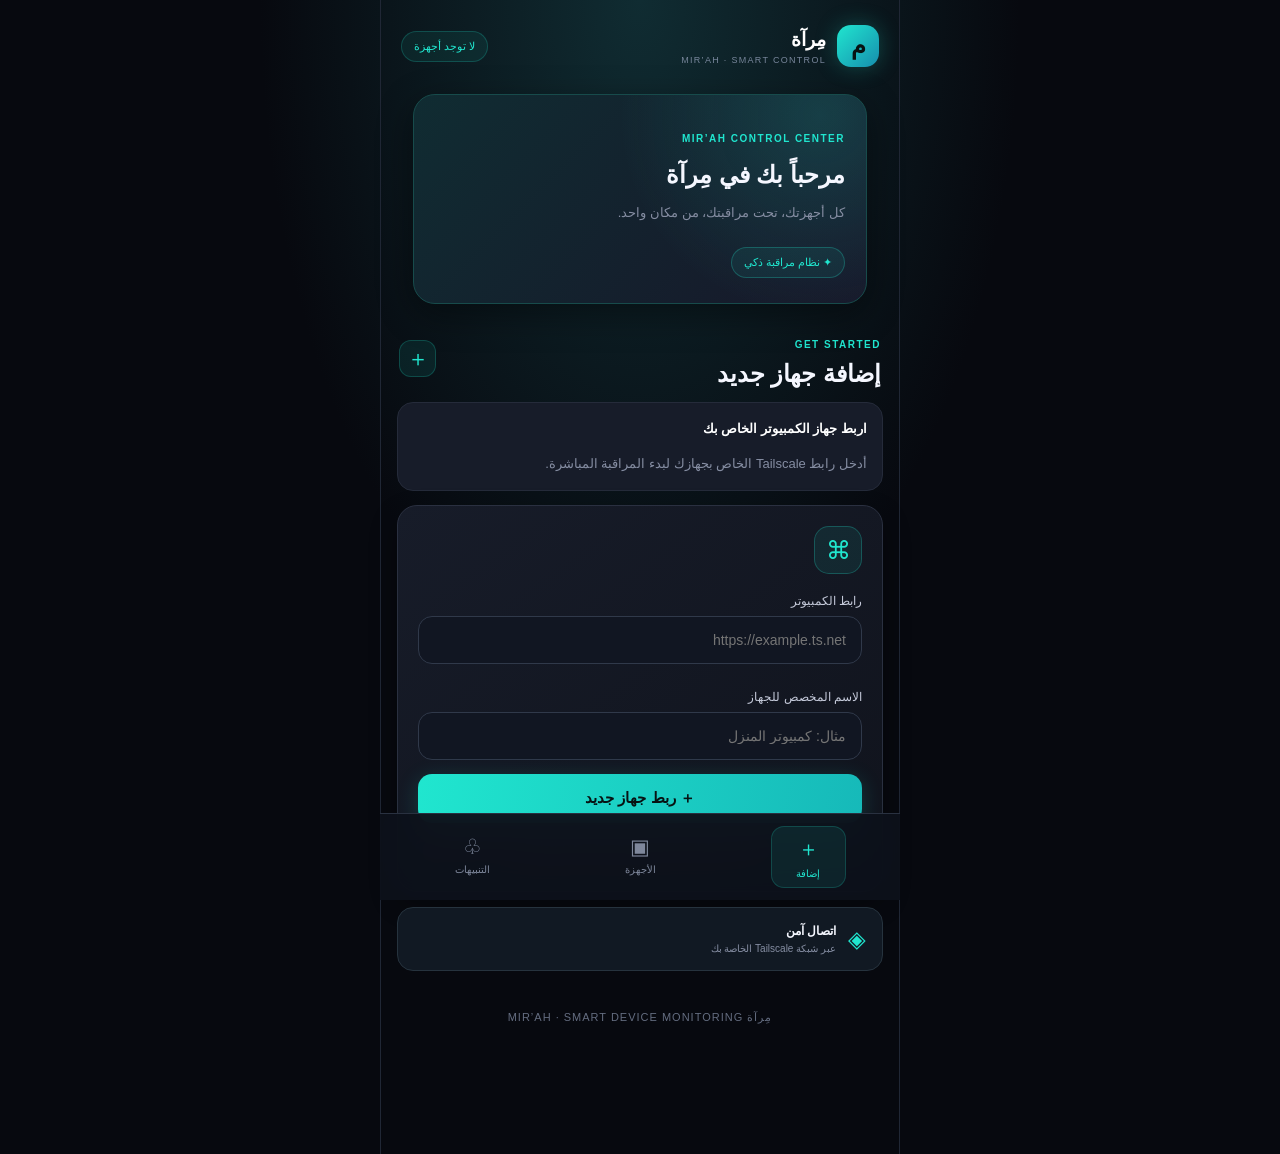
<file: index.html>
<!doctype html>
<html lang="ar" dir="rtl">
<head>
  <meta charset="utf-8">
  <meta name="viewport" content="width=device-width,initial-scale=1,viewport-fit=cover">
  <meta name="theme-color" content="#07090f">
  <meta name="apple-mobile-web-app-capable" content="yes">
  <meta name="apple-mobile-web-app-status-bar-style" content="black-translucent">
  <meta name="apple-mobile-web-app-title" content="مِرآة">
  <link rel="manifest" href="manifest.webmanifest">
  <link rel="apple-touch-icon" href="icon-192.png">
  <title>مِرآة MIR’AH</title>
  <link rel="stylesheet" href="style.css">
</head>

<body>

<header>
  <div class="brand">
    <div class="logo">م</div>
    <div>
      <b>مِرآة</b>
      <small>MIR’AH · SMART CONTROL</small>
    </div>
  </div>
  <span class="status">● جاهز</span>
</header>

<main>

  <!-- الشاشة الأولى: إضافة جهاز -->
  <section class="page active" id="addPage">

    <div class="welcome">
      <p class="eyebrow">MIR’AH CONTROL CENTER</p>
      <h1>مرحباً بك في مِرآة</h1>
      <p>كل أجهزتك، تحت مراقبتك، من مكان واحد.</p>
      <div class="hero-tag">✦ نظام مراقبة ذكي</div>
    </div>

    <div class="section-head">
      <div>
        <p class="eyebrow">GET STARTED</p>
        <h2>إضافة جهاز جديد</h2>
      </div>
      <span class="section-icon">＋</span>
    </div>

    <div class="notice">
      <b>اربط جهاز الكمبيوتر الخاص بك</b>
      <p>أدخل رابط Tailscale الخاص بجهازك لبدء المراقبة المباشرة.</p>
    </div>

    <div class="device add-device-card">
      <div class="form-icon">⌘</div>
      <label for="deviceUrl">رابط الكمبيوتر</label>
      <input id="deviceUrl" type="url"
        placeholder="https://example.ts.net"
        autocomplete="url">

      <label for="customDeviceName">الاسم المخصص للجهاز</label>
      <input id="customDeviceName" type="text"
        placeholder="مثال: كمبيوتر المنزل">

      <button id="add">＋ ربط جهاز جديد</button>

      <p class="hint" id="addMessage">
        بيانات جهازك تبقى محفوظة على هذا الهاتف.
      </p>
    </div>

    <div class="mini-info">
      <span>◈</span>
      <div>
        <b>اتصال آمن</b>
        <small>عبر شبكة Tailscale الخاصة بك</small>
      </div>
    </div>

  </section>

  <!-- الشاشة الثانية: الأجهزة -->
  <section class="page" id="devicesPage">

    <div class="page-heading">
      <p class="eyebrow">YOUR DEVICES</p>
      <h2>أجهزتي</h2>
      <p>راقب حالة وأداء أجهزتك المتصلة.</p>
    </div>

    <div class="overview-card">
      <div>
        <small>إجمالي الأجهزة</small>
        <strong id="deviceCount">0 أجهزة</strong>
      </div>
      <div class="overview-symbol">▣</div>
    </div>

    <div class="section-head">
      <h3>قائمة الأجهزة</h3>
      <span class="live-label">● LIVE</span>
    </div>

    <div id="devicesList">
      <div class="device">
        <div class="device-top">
          <div class="pc-icon">▣</div>
          <div class="device-name">
            <b>جهاز الكمبيوتر</b>
            <small>بانتظار الربط</small>
          </div>
          <span class="offline">غير متصل</span>
        </div>
        <div class="metrics">
          <div><small>المعالج CPU</small><b>—</b></div>
          <div><small>الذاكرة RAM</small><b>—</b></div>
          <div><small>التخزين</small><b>—</b></div>
        </div>
        <p class="hint">ستظهر بيانات الجهاز بعد الربط.</p>
      </div>
    </div>

  </section>

  <!-- الشاشة الثالثة: التنبيهات -->
  <section class="page" id="alertsPage">

    <div class="page-heading">
      <p class="eyebrow">SYSTEM NOTIFICATIONS</p>
      <h2>التنبيهات</h2>
      <p>تابع المشكلات والتنبيهات الخاصة بأجهزتك.</p>
    </div>

    <div class="overview-card alert-overview">
      <div>
        <small>التنبيهات الحالية</small>
        <strong id="alertCount">0 تنبيهات</strong>
      </div>
      <div class="overview-symbol">♧</div>
    </div>

    <div class="section-head">
      <h3>آخر التنبيهات</h3>
      <span class="live-label">MONITORING</span>
    </div>

    <div id="alertsList">
      <div class="notice">
        <b>كل الأجهزة بحالة جيدة</b>
        <p>ستظهر هنا مشاكل الأجهزة عند اكتشافها، مع اسم الجهاز وتفاصيل المشكلة.</p>
      </div>
    </div>

  </section>

</main>

<nav class="bottom-nav">
  <button class="nav-item active" data-page="addPage">
    <span>＋</span>
    <small>إضافة</small>
  </button>

  <button class="nav-item" data-page="devicesPage">
    <span>▣</span>
    <small>الأجهزة</small>
  </button>

  <button class="nav-item" data-page="alertsPage">
    <span>♧</span>
    <small>التنبيهات</small>
  </button>
</nav>

<footer>مِرآة MIR’AH · SMART DEVICE MONITORING</footer>

<script src="app.js"></script>
</body>
</html>
</file>
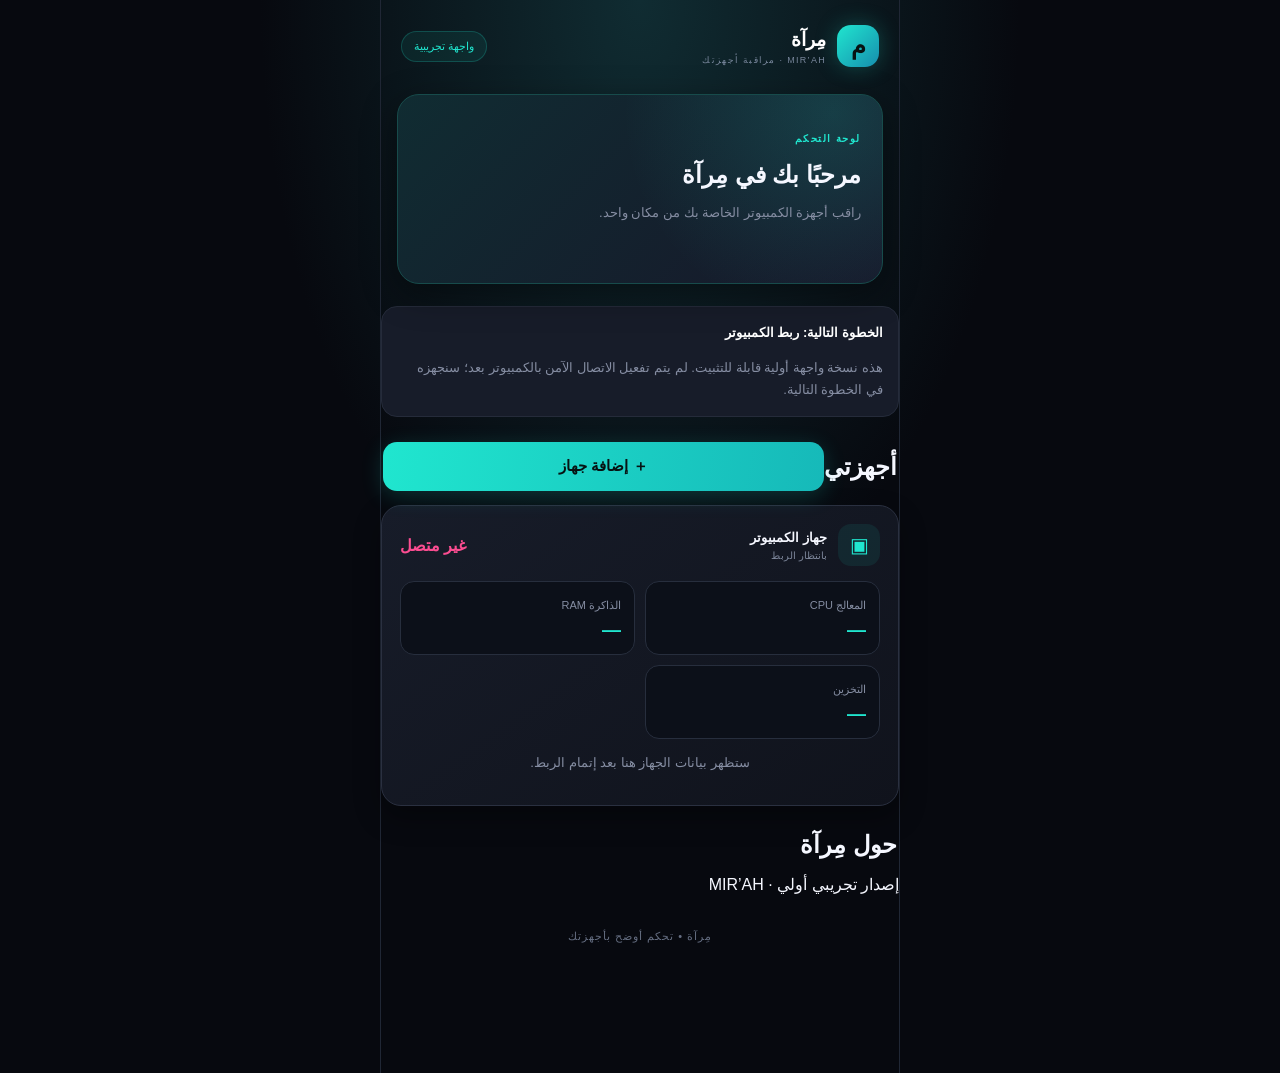
<file: index[1].html>
<!doctype html>
<html lang="ar" dir="rtl">
<head>
<meta charset="utf-8"><meta name="viewport" content="width=device-width,initial-scale=1,viewport-fit=cover">
<meta name="theme-color" content="#101827"><meta name="apple-mobile-web-app-capable" content="yes">
<meta name="apple-mobile-web-app-status-bar-style" content="black-translucent">
<meta name="apple-mobile-web-app-title" content="مِرآة">
<link rel="manifest" href="manifest.webmanifest"><link rel="apple-touch-icon" href="icon-192.png">
<title>مِرآة MIR’AH</title><link rel="stylesheet" href="style.css">
</head>
<body>
<header><div class="brand"><div class="logo">م</div><div><b>مِرآة</b><small>MIR’AH · مراقبة أجهزتك</small></div></div><span class="status"><i></i> واجهة تجريبية</span></header>
<main>
<section class="welcome"><p class="eyebrow">لوحة التحكم</p><h1>مرحبًا بك في مِرآة</h1><p>راقب أجهزة الكمبيوتر الخاصة بك من مكان واحد.</p></section>
<section class="notice"><b>الخطوة التالية: ربط الكمبيوتر</b><p>هذه نسخة واجهة أولية قابلة للتثبيت. لم يتم تفعيل الاتصال الآمن بالكمبيوتر بعد؛ سنجهزه في الخطوة التالية.</p></section>
<section class="section-head"><h2>أجهزتي</h2><button id="add">＋ إضافة جهاز</button></section>
<div class="device">
<div class="device-top"><div class="pc-icon">▣</div><div class="device-name"><b>جهاز الكمبيوتر</b><small>بانتظار الربط</small></div><span class="offline">غير متصل</span></div>
<div class="metrics"><div><small>المعالج CPU</small><b>—</b></div><div><small>الذاكرة RAM</small><b>—</b></div><div><small>التخزين</small><b>—</b></div></div>
<p class="hint">ستظهر بيانات الجهاز هنا بعد إتمام الربط.</p>
</div>
<section class="section-head"><h2>حول مِرآة</h2></section>
<p class="foot">إصدار تجريبي أولي · MIR’AH</p>
</main>
<footer>مِرآة <span>•</span> تحكم أوضح بأجهزتك</footer>
<script src="app.js"></script>
</body></html>
</file>
<file: style.css>
:root {
  --bg: #07090f;
  --surface: #11141e;
  --surface-2: #181c29;
  --border: #252b3a;
  --text: #f5f7ff;
  --muted: #858da2;
  --cyan: #20e6cf;
  --purple: #a78bfa;
  --pink: #fb4d91;
  --yellow: #facc15;
}

* { box-sizing: border-box; }

body {
  margin: 0;
  padding: 0 0 110px;
  min-height: 100vh;
  background: radial-gradient(ellipse at 50% 0%, #102c32 0%, transparent 42%), var(--bg);
  color: var(--text);
  font-family: Arial, sans-serif;
}

header {
  padding: 25px 20px 15px;
  display: flex;
  justify-content: space-between;
  align-items: center;
}

.brand {
  display: flex;
  align-items: center;
  gap: 11px;
}

.brand b {
  display: block;
  font-size: 19px;
  color: #fff;
}

.brand small {
  display: block;
  color: #78869b;
  font-size: 9px;
  letter-spacing: 1.3px;
  margin-top: 4px;
}

.logo {
  width: 42px;
  height: 42px;
  display: grid;
  place-items: center;
  border-radius: 14px;
  background: linear-gradient(135deg, #20e6cf, #168eae);
  color: #071313;
  font-size: 24px;
  font-weight: 900;
  box-shadow: 0 0 22px #20e6cf40;
}

.status {
  color: var(--cyan);
  font-size: 11px;
  background: #20e6cf12;
  border: 1px solid #20e6cf35;
  padding: 8px 12px;
  border-radius: 20px;
}

.welcome {
  position: relative;
  overflow: hidden;
  min-height: 190px;
  margin: 12px 16px 22px;
  padding: 25px 21px;
  border: 1px solid #174b4b;
  border-radius: 22px;
  background: radial-gradient(circle at 90% 10%, #20e6cf28, transparent 45%), linear-gradient(135deg, #102c32, #17182a);
  box-shadow: 0 10px 35px #0006;
}

.welcome h1 {
  font-size: 24px;
  margin: 14px 0 8px;
}

.welcome p {
  color: var(--muted);
  font-size: 13px;
  line-height: 1.7;
}

.eyebrow {
  color: var(--cyan) !important;
  font-size: 10px !important;
  font-weight: 800;
  letter-spacing: 1.5px;
}

.hero-tag {
  display: inline-block;
  margin-top: 10px;
  padding: 8px 12px;
  border: 1px solid #20e6cf40;
  border-radius: 20px;
  color: var(--cyan);
  background: #20e6cf12;
  font-size: 11px;
}

.page {
  display: none;
  padding: 0 16px 20px;
}

.page.active {
  display: block;
  animation: appear .3s ease;
}

@keyframes appear {
  from { opacity: 0; transform: translateY(8px); }
  to { opacity: 1; transform: translateY(0); }
}

.page h2, .page h3 { color: var(--text); }

.section-head {
  display: flex;
  align-items: center;
  justify-content: space-between;
  margin: 25px 2px 14px;
}

.section-head h3, .section-head h2 { margin: 0; }

.section-icon {
  width: 37px;
  height: 37px;
  display: grid;
  place-items: center;
  color: var(--cyan);
  background: #20e6cf16;
  border: 1px solid #20e6cf35;
  border-radius: 12px;
  font-size: 22px;
}

.notice {
  background: #171c29;
  border: 1px solid var(--border);
  border-radius: 16px;
  padding: 15px;
  margin-bottom: 14px;
  color: var(--muted);
  font-size: 13px;
  line-height: 1.7;
}

.notice b { color: #fff; }
.notice p { margin-bottom: 0; }

input {
  width: 100%;
  background: #111622;
  border: 1px solid #30394a;
  border-radius: 14px;
  padding: 15px;
  color: white;
  margin: 8px 0 14px;
  outline: none;
  font-size: 14px;
}

input:focus {
  border-color: var(--cyan);
  box-shadow: 0 0 0 3px #20e6cf18;
}

button { font-family: inherit; }

#add {
  width: 100%;
  border: 0;
  border-radius: 14px;
  padding: 15px;
  background: linear-gradient(100deg, #20e6cf, #16b9b9);
  color: #071313;
  font-size: 15px;
  font-weight: 800;
  cursor: pointer;
  box-shadow: 0 5px 22px #20e6cf30;
}

#add:active { transform: scale(.98); }

.device {
  background: linear-gradient(145deg, #171c29, #10131c);
  border: 1px solid #2a3040;
  border-radius: 20px;
  padding: 18px;
  margin: 14px 0;
  box-shadow: 0 12px 28px #0005;
}

.device h3 {
  font-size: 17px;
  margin-top: 0;
}

.device p {
  color: var(--muted);
  font-size: 13px;
  line-height: 1.6;
}

.device-top {
  display: flex;
  align-items: center;
  gap: 11px;
  flex-wrap: wrap;
  margin-bottom: 15px;
}

.pc-icon {
  width: 42px;
  height: 42px;
  display: grid;
  place-items: center;
  background: #20e6cf15;
  color: var(--cyan);
  border-radius: 13px;
  font-size: 20px;
}

.device-name {
  flex: 1;
  min-width: 100px;
}

.device-name b, .device-name small { display: block; }
.device-name b { font-size: 13px; }

.device-name small {
  color: #7e879b;
  font-size: 10px;
  margin-top: 5px;
}

.online {
  color: var(--cyan);
  font-weight: 700;
}

.offline {
  color: var(--pink);
  font-weight: 700;
}

.metrics {
  display: grid;
  grid-template-columns: repeat(2, minmax(0, 1fr));
  gap: 10px;
  margin-top: 15px;
}

.metrics > div {
  min-height: 73px;
  min-width: 0;
  background: #0c1019;
  border: 1px solid #272e3d;
  border-radius: 14px;
  padding: 13px;
}

.metrics strong, .metrics b {
  display: block;
  color: var(--cyan);
  font-size: 19px;
  margin-top: 6px;
}

.metrics span, .metrics small {
  color: var(--muted);
  font-size: 11px;
}

.device-actions {
  display: flex;
  gap: 10px;
  margin-top: 15px;
}

.secondary-action, .delete-action {
  flex: 1;
  padding: 12px;
  border: 1px solid var(--border);
  border-radius: 12px;
  cursor: pointer;
  font-weight: 700;
}

.secondary-action {
  background: #1b2933;
  color: var(--cyan);
}

.delete-action {
  background: #301923;
  color: #ff8eaa;
}

.alert-card {
  background: linear-gradient(145deg, #211923, #14151e);
  border: 1px solid #593044;
  border-radius: 17px;
  padding: 16px;
  margin-bottom: 12px;
}

.alert-device {
  color: var(--cyan);
  font-size: 12px;
  margin-top: 8px;
}

.page-heading { padding: 12px 2px 18px; }

.page-heading h2 {
  font-size: 27px;
  margin: 8px 0;
}

.page-heading > p:last-child {
  color: var(--muted);
  font-size: 12px;
}

.overview-card {
  display: flex;
  justify-content: space-between;
  align-items: center;
  padding: 20px;
  margin: 10px 0 22px;
  border: 1px solid #234b50;
  border-radius: 19px;
  background: radial-gradient(circle at 90% 20%, #20e6cf25, transparent 45%), #121c27;
}

.overview-card small {
  display: block;
  color: #8e9bad;
  font-size: 11px;
  margin-bottom: 8px;
}

.overview-card strong {
  color: var(--cyan);
  font-size: 25px;
}

.overview-symbol {
  width: 49px;
  height: 49px;
  display: grid;
  place-items: center;
  border-radius: 15px;
  background: #20e6cf17;
  color: var(--cyan);
  font-size: 25px;
}

.alert-overview {
  border-color: #593044;
  background: radial-gradient(circle at 90% 20%, #fb4d9125, transparent 45%), #1d1722;
}

.alert-overview .overview-symbol {
  color: var(--pink);
  background: #fb4d9118;
}

.live-label {
  color: var(--cyan);
  font-size: 10px;
  letter-spacing: 1px;
}

.add-device-card { padding: 20px; }

.form-icon {
  width: 48px;
  height: 48px;
  display: grid;
  place-items: center;
  background: #20e6cf15;
  border: 1px solid #20e6cf40;
  color: var(--cyan);
  border-radius: 15px;
  font-size: 25px;
  margin-bottom: 20px;
}

.add-device-card label {
  display: block;
  color: #c5cada;
  font-size: 12px;
  margin-top: 12px;
}

.hint {
  color: #778297;
  font-size: 11px;
  line-height: 1.7;
  text-align: center;
  margin-top: 14px;
}

.mini-info {
  display: flex;
  align-items: center;
  gap: 12px;
  padding: 16px;
  margin-top: 15px;
  background: #111923;
  border: 1px solid #26333e;
  border-radius: 16px;
}

.mini-info > span {
  color: var(--cyan);
  font-size: 23px;
}

.mini-info b, .mini-info small { display: block; }
.mini-info b { font-size: 12px; }

.mini-info small {
  color: var(--muted);
  font-size: 10px;
  margin-top: 5px;
}

.bottom-nav {
  position: fixed;
  bottom: 0;
  left: 0;
  right: 0;
  z-index: 100;
  display: flex;
  justify-content: space-around;
  padding: 12px 8px calc(12px + env(safe-area-inset-bottom));
  background: #0d111bf2;
  border-top: 1px solid #293140;
  backdrop-filter: blur(18px);
}

.bottom-nav .nav-item {
  min-width: 75px;
  display: flex;
  flex-direction: column;
  align-items: center;
  gap: 5px;
  background: transparent;
  border: 0;
  color: #7e879b;
  padding: 9px 12px;
  border-radius: 13px;
  font-size: 12px;
  cursor: pointer;
}

.nav-item.active {
  color: var(--cyan);
  background: #20e6cf16;
  box-shadow: inset 0 0 0 1px #20e6cf30;
}

.nav-item span { font-size: 21px; }
.nav-item small { font-size: 10px; }

footer {
  color: #646d80;
  text-align: center;
  font-size: 11px;
  letter-spacing: 1px;
  padding: 20px;
}

@media (min-width: 700px) {
  body {
    max-width: 520px;
    margin: 0 auto;
    border-left: 1px solid #202735;
    border-right: 1px solid #202735;
  }

  .bottom-nav {
    left: 50%;
    right: auto;
    width: 520px;
    transform: translateX(-50%);
  }
}

/* MIR'AH Performance Charts */

.charts-section {
  margin-top: 22px;
  padding-top: 17px;
  border-top: 1px solid #293140;
}

.charts-title {
  margin: 0 0 6px;
  font-size: 15px;
  color: #f5f7ff;
}

.charts-subtitle {
  margin: 0 0 14px;
  color: #858da2;
  font-size: 10px;
}

.charts-grid {
  display: grid;
  grid-template-columns: 1fr;
  gap: 12px;
}

.performance-chart {
  min-width: 0;
  padding: 14px;
  background: linear-gradient(145deg, #101923, #0c1019);
  border: 1px solid #293443;
  border-radius: 16px;
  overflow: hidden;
}

.chart-heading {
  display: flex;
  align-items: center;
  justify-content: space-between;
  margin-bottom: 8px;
}

.chart-title {
  color: #c5cada;
  font-size: 12px;
  font-weight: 700;
}

.chart-value {
  font-size: 17px;
  color: #20e6cf;
}

.performance-chart:nth-child(2) .chart-value {
  color: #a78bfa;
}

.performance-canvas {
  display: block;
  width: 100%;
  height: 115px;
  direction: ltr;
}

@media (min-width: 420px) {
  .charts-grid {
    grid-template-columns: 1fr 1fr;
  }
}
</file>
